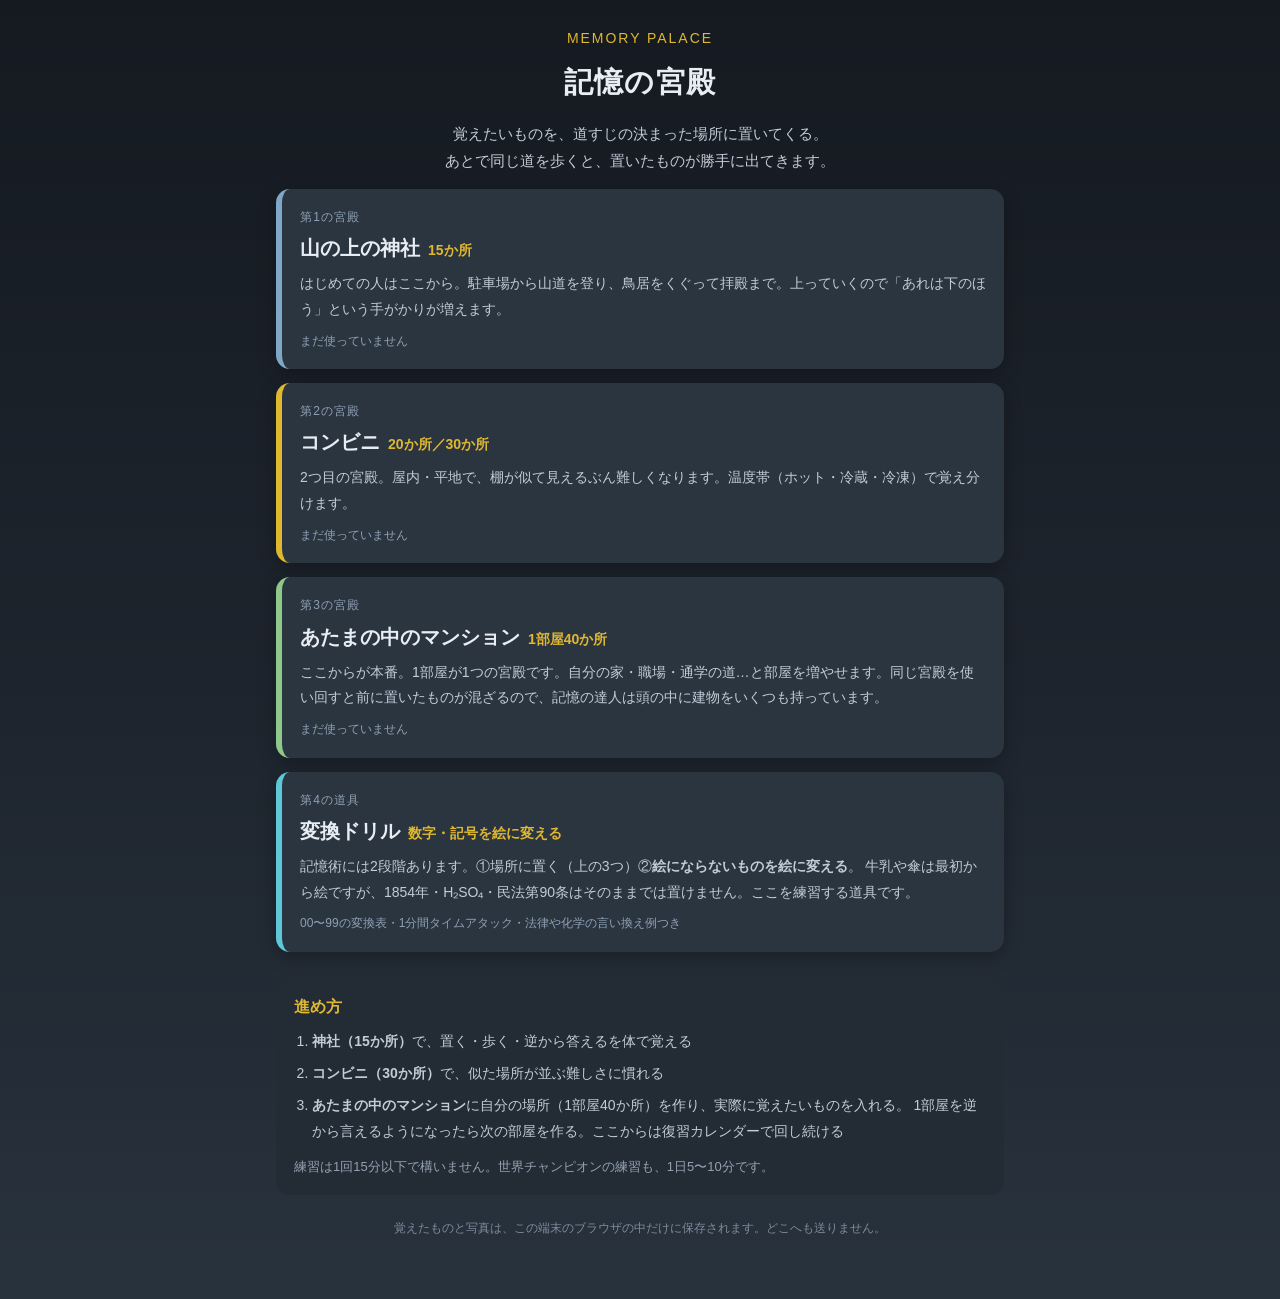
<file: index.html>
<!doctype html>
<html lang="ja">
<head>
<meta charset="utf-8">
<meta name="viewport" content="width=device-width,initial-scale=1,viewport-fit=cover">
<title>記憶の宮殿</title>
<style>
/* 3つの宮殿の入口。ここから jinja.html / conbini.html / home.html へ渡す。
   復習カレンダー(palace_srs)は3つで共通なので、ここで全部の期限をまとめて見せる。 */
*{box-sizing:border-box;-webkit-tap-highlight-color:transparent}
body{margin:0;font-family:"Hiragino Sans","Yu Gothic","Hiragino Kaku Gothic ProN",sans-serif;
  background:linear-gradient(180deg,#151a21 0%,#1e252e 55%,#28323d 100%);
  color:#e8edf3;line-height:1.85;min-height:100vh}
.wrap{max-width:760px;margin:0 auto;padding:26px 16px 60px}
.head{text-align:center;margin-bottom:6px}
.head .sub{font-size:14px;color:#e0b830;letter-spacing:.14em}
.head h1{font-size:29px;margin:4px 0 10px;letter-spacing:.04em}
.head p{font-size:15px;color:#c2ccd8;margin:0}
.due{display:block;text-decoration:none;background:#e0b830;color:#1a1f2b;border-radius:14px;
  padding:16px 18px;margin-top:20px;box-shadow:0 6px 20px rgba(224,184,48,.22)}
.due b{font-size:19px;display:block}
.due span{font-size:13px;font-weight:600;opacity:.8}
.card{display:block;text-decoration:none;color:inherit;background:#2b3540;border-radius:14px;
  padding:17px 18px;margin-top:14px;box-shadow:0 5px 18px rgba(0,0,0,.26);
  border-left:6px solid #4a5766;transition:transform .12s}
.card:active{transform:scale(.99)}
.card.c1{border-left-color:#7fa8c8}
.card.c2{border-left-color:#e0b830}
.card.c3{border-left-color:#8fc88a}
.card.c4{border-left-color:#5ec8d8}
.card .no{font-size:12px;color:#8fa0b4;letter-spacing:.1em}
.card .nm{font-size:20px;font-weight:800;margin:2px 0 4px}
.card .nm em{font-style:normal;font-size:14px;font-weight:700;color:#e0b830;margin-left:8px}
.card .de{font-size:14px;color:#c2ccd8}
.card .st{font-size:12px;color:#8fa0b4;margin-top:7px}
.step{background:#232b35;border-radius:14px;padding:16px 18px;margin-top:24px}
.step h2{font-size:16px;margin:0 0 8px;color:#e0b830}
.step ol{margin:0;padding-left:1.3em;font-size:14px;color:#c2ccd8}
.step li{margin:6px 0}
.note{font-size:12px;color:#7d8b9c;margin-top:22px;text-align:center}
</style>
</head>
<body>
<div class="wrap" id="app"></div>
<script>
const SRS_KEY = 'palace_srs';
const ymd = d => d.getFullYear()+'-'+String(d.getMonth()+1).padStart(2,'0')+'-'+String(d.getDate()).padStart(2,'0');
function loadSRS(){ try{ return JSON.parse(localStorage.getItem(SRS_KEY)||'[]'); }catch(e){ return []; } }

const PALACES = [
  { key:'jinja',   file:'jinja.html',   no:'第1の宮殿', name:'山の上の神社', n:'15か所',
    cls:'c1', desc:'はじめての人はここから。駐車場から山道を登り、鳥居をくぐって拝殿まで。上っていくので「あれは下のほう」という手がかりが増えます。' },
  { key:'conbini', file:'conbini.html', no:'第2の宮殿', name:'コンビニ', n:'20か所／30か所',
    cls:'c2', desc:'2つ目の宮殿。屋内・平地で、棚が似て見えるぶん難しくなります。温度帯（ホット・冷蔵・冷凍）で覚え分けます。' },
  { key:'home',    file:'home.html',    no:'第3の宮殿', name:'あたまの中のマンション', n:'1部屋40か所',
    cls:'c3', desc:'ここからが本番。1部屋が1つの宮殿です。自分の家・職場・通学の道…と部屋を増やせます。同じ宮殿を使い回すと前に置いたものが混ざるので、記憶の達人は頭の中に建物をいくつも持っています。' },
];

function render(){
  const t = ymd(new Date());
  const all = loadSRS();
  const due = all.filter(x => x.next <= t);
  const byKey = k => {
    const mine = all.filter(x => (x.palace || 'conbini') === k);
    const d = mine.filter(x => x.next <= t).length;
    if(!mine.length) return 'まだ使っていません';
    const next = mine.map(x=>x.next).sort()[0];
    return d ? '復習の期限が来ています（' + d + '件）' : '覚えたもの ' + mine.length + '件・次の復習は ' + next;
  };
  let h = `<div class="head">
      <div class="sub">MEMORY PALACE</div>
      <h1>記憶の宮殿</h1>
      <p>覚えたいものを、道すじの決まった場所に置いてくる。<br>
      あとで同じ道を歩くと、置いたものが勝手に出てきます。</p>
    </div>`;
  if(due.length){
    const first = PALACES.find(p => due.some(x => (x.palace||'conbini') === p.key)) || PALACES[0];
    h += `<a class="due" href="${first.file}"><b>今日の復習が ${due.length}件 あります</b>
      <span>忘れかけたころに戻すのが一番効きます・1件あたり約5分</span></a>`;
  }
  PALACES.forEach(p=>{
    h += `<a class="card ${p.cls}" href="${p.file}">
      <div class="no">${p.no}</div>
      <div class="nm">${p.name}<em>${p.n}</em></div>
      <div class="de">${p.desc}</div>
      <div class="st">${byKey(p.key)}</div>
    </a>`;
  });
  h += `<a class="card c4" href="drill.html">
      <div class="no">第4の道具</div>
      <div class="nm">変換ドリル<em>数字・記号を絵に変える</em></div>
      <div class="de">記憶術には2段階あります。①場所に置く（上の3つ）②<b>絵にならないものを絵に変える</b>。
        牛乳や傘は最初から絵ですが、1854年・H₂SO₄・民法第90条はそのままでは置けません。ここを練習する道具です。</div>
      <div class="st">00〜99の変換表・1分間タイムアタック・法律や化学の言い換え例つき</div>
    </a>`;
  h += `<div class="step"><h2>進め方</h2><ol>
      <li><b>神社（15か所）</b>で、置く・歩く・逆から答えるを体で覚える</li>
      <li><b>コンビニ（30か所）</b>で、似た場所が並ぶ難しさに慣れる</li>
      <li><b>あたまの中のマンション</b>に自分の場所（1部屋40か所）を作り、実際に覚えたいものを入れる。
        1部屋を逆から言えるようになったら次の部屋を作る。ここからは復習カレンダーで回し続ける</li>
    </ol>
    <p style="font-size:13px;color:#93a1b1;margin:10px 0 0">
      練習は1回15分以下で構いません。世界チャンピオンの練習も、1日5〜10分です。</p></div>`;
  h += `<div class="note">覚えたものと写真は、この端末のブラウザの中だけに保存されます。どこへも送りません。</div>`;
  document.getElementById('app').innerHTML = h;
}
render();
</script>
</body>
</html>
</file>
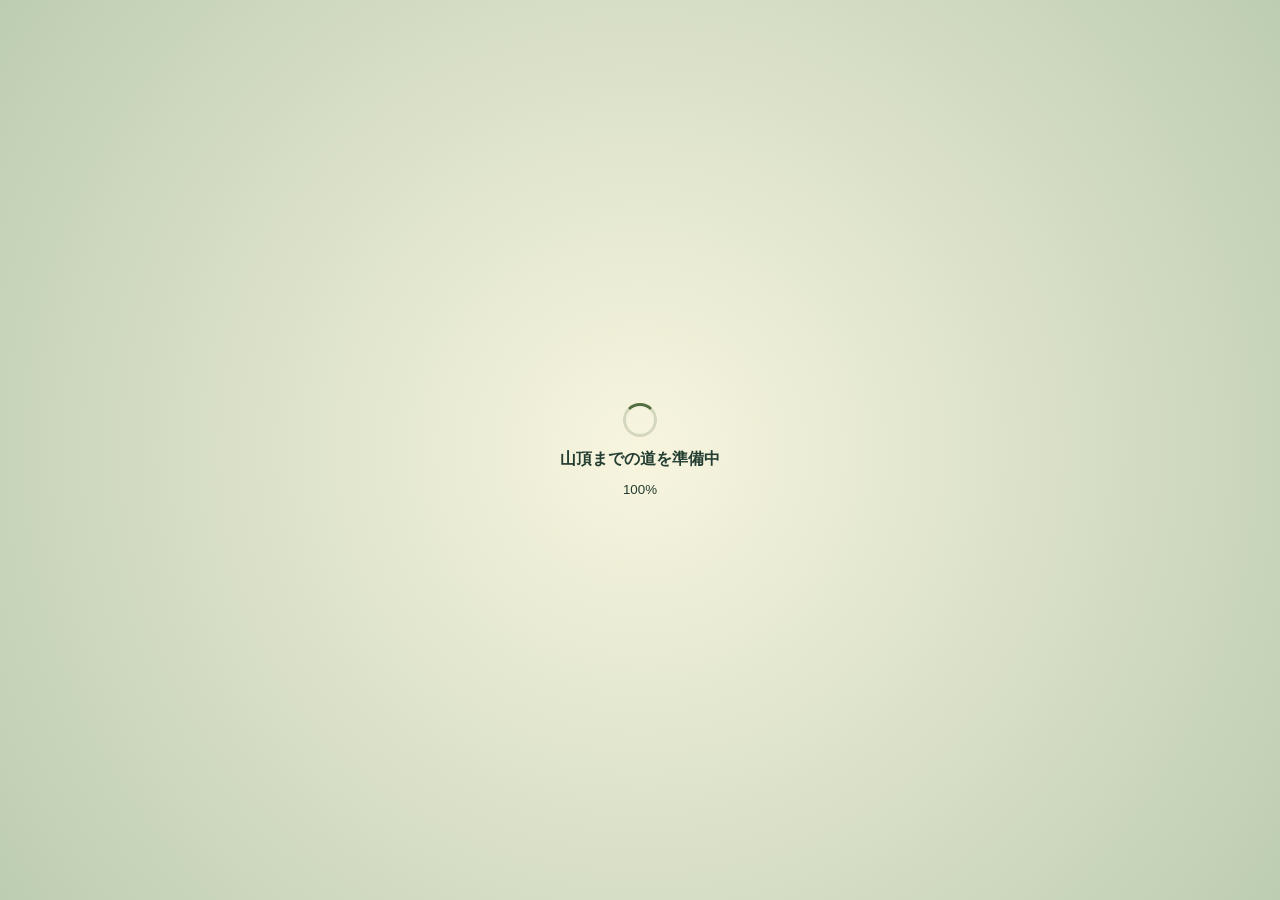
<file: trial/index.html>
<!doctype html><html lang="ja"><head><meta charset="utf-8"><meta name="viewport" content="width=device-width,initial-scale=1,viewport-fit=cover"><meta name="theme-color" content="#dce6d4"><title>記憶の宮殿 — 山頂まで歩く</title><link rel="stylesheet" href="style.css?v=mountain15-20260926-assoc3"><script type="importmap">{"imports":{"three":"./vendor/three.module.js"}}</script></head><body><main id="app"><div id="world" aria-label="ふもとから山頂へ続く3Dの山道。ドラッグで見回せます。"></div><div class="shade"></div><header><div class="brand">記憶の宮殿<small>山頂まで歩く</small></div><div class="topActions"><span id="counter"></span><button id="settings" aria-label="設定">☷</button></div></header><section id="card" hidden><div id="kicker"></div><h1 id="title"></h1><p id="copy"></p><div id="body"></div><div id="actions"></div></section><section id="walkControls" hidden><div><b id="destination"></b><small>ドラッグで見回す・W/Sでも歩けます</small></div><div class="walkButtons"><button id="back">戻る</button><button id="stop">止まる</button><button id="go">進む</button></div></section><div id="warning" hidden role="status"></div><div id="loading"><span></span><b>山頂までの道を準備中</b><small id="loadProgress">0%</small></div><dialog id="settingsDialog"><h2>歩き方の設定</h2><label>動きを減らす<input id="reduced" type="checkbox"></label><p>軽減中も道を歩き、揺れだけを控えます。</p><button id="restart">最初からやり直す</button><button id="closeSettings">閉じる</button></dialog><details id="inspect"><summary>検品</summary><pre id="metrics"></pre></details><footer>15地点・高低差 約23m　</footer></main><script type="module" src="app.js?v=look-20260929"></script></body></html>
</file>
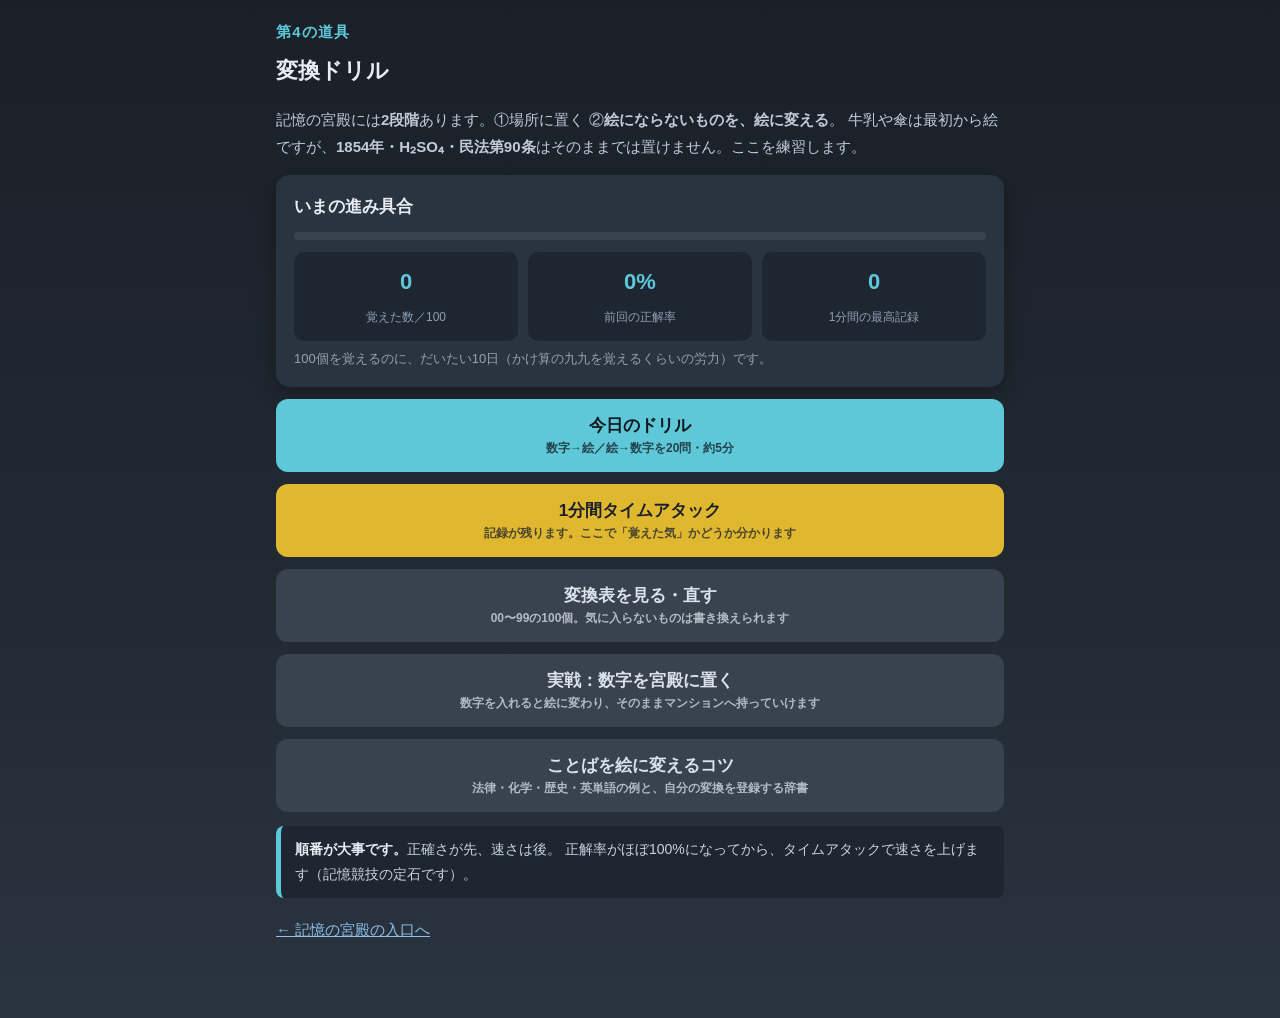
<file: drill.html>
<!doctype html>
<html lang="ja">
<head>
<meta charset="utf-8">
<meta name="viewport" content="width=device-width,initial-scale=1,viewport-fit=cover">
<title>変換ドリル｜数字と言葉を絵に変える</title>
<style>
/* ============================================================
   第4の道具「変換ドリル」
   記憶術は2段階ある。①場所に置く（3つの宮殿）②抽象的なものを絵に変える（ここ）。
   ②が無いと、絵になるものしか覚えられない＝実用に届かない（2026-08-08 利用者の指摘）。
   ★調べた基準：100個を10日で／1日10〜20分／1桁1秒／正確さが先、速さは後／
     測るのは「1分間に何問」（Memory League方式）
   ============================================================ */
*{box-sizing:border-box;-webkit-tap-highlight-color:transparent}
body{margin:0;font-family:"Hiragino Sans","Yu Gothic","Hiragino Kaku Gothic ProN",sans-serif;
  background:linear-gradient(180deg,#1a2028 0%,#222a34 60%,#2a3440 100%);
  color:#e8edf3;line-height:1.8;min-height:100vh}
.wrap{max-width:760px;margin:0 auto;padding:18px 16px 60px}
h1{font-size:22px;margin:6px 0 2px}
h2{font-size:15px;color:#5ec8d8;margin:0;letter-spacing:.08em}
p{font-size:15px;color:#c2ccd8}
a{color:#8fc0e8}
.card{background:#2a3440;border-radius:14px;padding:17px 18px;margin-top:14px;box-shadow:0 6px 22px rgba(0,0,0,.28)}
.btn{display:block;width:100%;border:0;border-radius:12px;padding:15px 16px;margin-top:12px;
  font-size:17px;font-weight:800;cursor:pointer;font-family:inherit;background:#5ec8d8;color:#10171e}
.btn.sub{background:#39424f;color:#dbe2ea}
.btn.gold{background:#e0b830;color:#1a1f2b}
.btn small{display:block;font-size:12px;font-weight:600;opacity:.75;margin-top:3px}
.btn:disabled{opacity:.4;cursor:default}
.stat{display:flex;gap:10px;margin-top:12px}
.stat div{flex:1;background:#1e2731;border-radius:10px;padding:10px;text-align:center}
.stat b{display:block;font-size:22px;color:#5ec8d8}
.stat span{font-size:12px;color:#8fa0b4}
.bar{height:8px;background:#39424f;border-radius:5px;overflow:hidden;margin-top:10px}
.bar div{height:100%;background:#5ec8d8;transition:width .3s}
.q{font-size:62px;font-weight:800;text-align:center;margin:22px 0 8px;letter-spacing:.06em}
.q.small{font-size:34px}
.choice{display:block;width:100%;border:0;border-radius:12px;padding:15px;margin-top:10px;
  font-size:18px;font-weight:700;background:#39424f;color:#e8edf3;cursor:pointer;font-family:inherit}
.choice.ok{background:#2f6a3a}
.choice.ng{background:#7a3630}
.tbl{width:100%;border-collapse:collapse;margin-top:12px;font-size:14px}
.tbl td{border:1px solid #3c4653;padding:5px 7px}
.tbl td.n{color:#5ec8d8;font-weight:800;width:2.6em;text-align:center;background:#1e2731}
.tbl input{width:100%;background:#1e2731;border:1px solid #465264;border-radius:6px;color:#e8edf3;
  font-size:14px;padding:5px 7px;font-family:inherit}
.tip{background:#1e2731;border-left:5px solid #5ec8d8;border-radius:8px;padding:11px 14px;margin-top:14px;font-size:14px;color:#c8d3e0}
.tip b{color:#e8edf3}
.warn{background:#2d2420;border-left:5px solid #e0b830;border-radius:8px;padding:11px 14px;margin-top:14px;font-size:14px;color:#e2d6c0}
.hint{font-size:13px;color:#93a1b1;margin-top:6px}
textarea,input.text{width:100%;background:#1e2731;border:1px solid #465264;border-radius:10px;
  color:#e8edf3;font-size:16px;padding:11px;font-family:inherit;line-height:1.7}
textarea{height:96px}
.conv{background:#1e2731;border-radius:10px;padding:12px;margin-top:10px;font-size:16px;line-height:2.1}
.conv b{color:#5ec8d8;font-size:14px}
.conv .w{display:inline-block;background:#2f3a47;border-radius:7px;padding:3px 10px;margin:3px 4px 3px 0}
.ex{background:#2a3440;border-radius:10px;padding:11px 13px;margin-top:9px;font-size:14px}
.ex .from{color:#e0b830;font-weight:800}
.ex .to{color:#8fd8a0}
.dict{display:flex;gap:8px;margin-top:8px}
.dict input{flex:1}
.wrow{display:flex;gap:8px;align-items:center;background:#2f3a47;border-radius:9px;padding:8px 11px;margin-top:7px;font-size:15px}
.wrow .x{margin-left:auto;color:#8fa0b4;cursor:pointer;font-size:13px}
</style>
</head>
<body>
<div class="wrap" id="app"></div>
<script>
/* ---------- 変換表（00〜99）の初期値 ----------
   読みのルール：0＝お/わ/まる、1＝い/ひ、2＝に/ふ、3＝さん/み、4＝し/よ、
   5＝ご/こ、6＝ろく/む、7＝なな/な、8＝はち/は/や、9＝きゅう/く
   ★「発音が数字に近い」ことより「印象に残り、はっきり区別できる」ことを優先する。
     ユーザーが自分で書き換えられるようにしてある。 */
const TABLE0 = [
 '大きな輪','お医者','鬼','お皿','お城','お米','おろし金','お鍋','お箸','お薬',
 'トイレ','医院','犬','胃散','石','いちご','井戸','稲','岩','インク',
 '庭','兄','忍者','兄さん','にんじん','にこにこ顔','風呂','鮒','双葉','肉',
 '皿','サイコロ','産婦','耳','ミシン','珊瑚','猿','港','宮','桜',
 '島','すいか','死人','嫁','獅子','新香','城','竹刀','芝居','敷物',
 'ごま','小石','骨壺','ごみ','腰','ココア','コロッケ','粉','小屋','コック',
 '室（むろ）','虫ピン','ロープ','梅','虫','婿','ろくろ','胸','牢屋','ろうそく',
 '縄','ナイフ','夏','波','梨','ナナカマド','奈良','七夕','納屋','泣き顔',
 '山','灰','ワニ','はさみ','橋','箱','宿','花','母','野球',
 '熊','杭','靴','草','櫛','急行','黒','口','鍬','救急車',
];
/* ---------- 抽象語の変換の例（利用者の要望「例えは欲しい」）---------- */
const EXAMPLES = [
 ['法律', [['憲法','拳法の達人が構えている'],['民法','民宿の看板に法被がかかっている'],
   ['刑法','警報のサイレンが鳴る'],['抵当権','定食のトンカツが皿ごと担保に取られる'],
   ['遺言','結び目のついた巻物'],['時効','磁石がコウモリを吸い寄せる'],
   ['契約','ケーキに矢が刺さる'],['善意の第三者','ニコニコ顔の3人目が横から現れる']]],
 ['化学・理科', [['H₂O','エッチな尾（お）が2本'],['酸化','サンマが化ける'],
   ['還元','缶からゲンコツが出る'],['モル','漏るバケツ'],
   ['アルカリ','歩くカリカリ煎餅'],['触媒','食パンが媒酌人になる']]],
 ['歴史の年号', [['1854年（日米和親条約）','18＝岩／54＝腰　→ 岩に腰かけて握手'],
   ['1867年（大政奉還）','18＝岩／67＝胸　→ 岩が胸に返ってくる'],
   ['1945年（終戦）','19＝インク／45＝新香　→ インクを新香にこぼす'],
   ['1192年','11＝医院／92＝靴　→ 医院に靴が並ぶ']]],
 ['英単語', [['abandon（捨てる）','アバンチュールをダンボールに捨てる'],
   ['fragile（こわれやすい）','フラフラのジル人形が落ちて割れる'],
   ['obvious（明らかな）','おっぱいがビヨンと出て丸見え']]],
];
const GIHOU = [
 ['変換法','抽象語を、形のある物に置き換える','憲法 → 拳法の達人'],
 ['分解法','長い条文を、句読点で小分けにする','1つの文を3つに切って、3か所に置く'],
 ['置換法','決めた変換表を使う（数字変換表・五十音表）','1854 → 岩・腰'],
 ['外連想法','まったく無関係なものを連想する','憲法 → サンマ。突飛なほど残る'],
];

// ---------- 保存 ----------
const K_TABLE='palace_table', K_DRILL='palace_drill', K_WORDS='palace_words', K_PEND='palace_pending';
const ls = {
  get(k,d){ try{ return JSON.parse(localStorage.getItem(k)) ?? d; }catch(e){ return d; } },
  set(k,v){ try{ localStorage.setItem(k, JSON.stringify(v)); return true; }catch(e){ alert('保存できませんでした'); return false; } },
};
const ymd = d => d.getFullYear()+'-'+String(d.getMonth()+1).padStart(2,'0')+'-'+String(d.getDate()).padStart(2,'0');
const today = () => ymd(new Date());
function loadTable(){ const t = ls.get(K_TABLE,null); return (Array.isArray(t) && t.length===100) ? t : TABLE0.slice(); }
function saveTable(t){ return ls.set(K_TABLE, t); }
/* 成績：問題ごとに「連続正解数」を持つ。2回続けて正解したものは出す頻度を落とす（間隔反復の簡易版） */
function loadDrill(){ return ls.get(K_DRILL, { streak:{}, best:0, log:[] }); }
function saveDrill(d){ return ls.set(K_DRILL, d); }

const app = document.getElementById('app');
const el = id => document.getElementById(id);
const esc = s => String(s).replace(/[&<>"]/g,c=>({'&':'&amp;','<':'&lt;','>':'&gt;','"':'&quot;'}[c]));
const S = { table:[], mode:'', qs:[], qi:0, ok:0, ng:0, t0:0, timer:null, stage:0 };

/* ---------- 入口 ---------- */
function screenTop(){
  S.table = loadTable();
  const d = loadDrill();
  const learned = Object.values(d.streak).filter(v => v >= 2).length;   // 2回続けて正解＝覚えた
  const rate = d.log.length ? Math.round(d.log.slice(-1)[0].rate * 100) : 0;
  app.innerHTML = `
    <h2>第4の道具</h2><h1>変換ドリル</h1>
    <p>記憶の宮殿には<b>2段階</b>あります。①場所に置く ②<b>絵にならないものを、絵に変える</b>。
    牛乳や傘は最初から絵ですが、<b>1854年・H₂SO₄・民法第90条</b>はそのままでは置けません。ここを練習します。</p>
    <div class="card">
      <div style="font-weight:800;font-size:17px">いまの進み具合</div>
      <div class="bar"><div style="width:${Math.round(learned/100*100)}%"></div></div>
      <div class="stat">
        <div><b>${learned}</b><span>覚えた数／100</span></div>
        <div><b>${rate}%</b><span>前回の正解率</span></div>
        <div><b>${d.best}</b><span>1分間の最高記録</span></div>
      </div>
      <div class="hint">100個を覚えるのに、だいたい10日（かけ算の九九を覚えるくらいの労力）です。</div>
    </div>
    <button class="btn" id="d1">今日のドリル<small>数字→絵／絵→数字を20問・約5分</small></button>
    <button class="btn gold" id="d2">1分間タイムアタック<small>記録が残ります。ここで「覚えた気」かどうか分かります</small></button>
    <button class="btn sub" id="d3">変換表を見る・直す<small>00〜99の100個。気に入らないものは書き換えられます</small></button>
    <button class="btn sub" id="d4">実戦：数字を宮殿に置く<small>数字を入れると絵に変わり、そのままマンションへ持っていけます</small></button>
    <button class="btn sub" id="d5">ことばを絵に変えるコツ<small>法律・化学・歴史・英単語の例と、自分の変換を登録する辞書</small></button>
    <div class="tip"><b>順番が大事です。</b>正確さが先、速さは後。
    正解率がほぼ100%になってから、タイムアタックで速さを上げます（記憶競技の定石です）。</div>
    <p style="margin-top:18px"><a href="index.html">← 記憶の宮殿の入口へ</a></p>`;
  el('d1').onclick = ()=> startDrill('mix', 20);
  el('d2').onclick = ()=> startTime();
  el('d3').onclick = screenTable;
  el('d4').onclick = screenReal;
  el('d5').onclick = screenWords;
}

/* ---------- ドリル ---------- */
function pickQuestions(n){
  const d = loadDrill(), all = [];
  for(let i=0;i<100;i++) all.push({ i, s:(d.streak[i]||0) });
  all.sort((a,b)=> (a.s - b.s) || (Math.random()-0.5));   // 覚えていないものから優先して出す
  return all.slice(0, n).map(x=>x.i).sort(()=>Math.random()-0.5);
}
function choices(correct){
  const out = [correct];
  while(out.length < 4){ const r = Math.floor(Math.random()*100); if(!out.includes(r)) out.push(r); }
  return out.sort(()=>Math.random()-0.5);
}
function startDrill(mode, n){
  S.mode = mode; S.qs = pickQuestions(n); S.qi = 0; S.ok = 0; S.ng = 0; S.t0 = Date.now();
  askDrill();
}
function askDrill(){
  if(S.qi >= S.qs.length){ endDrill(); return; }
  const i = S.qs[S.qi], t = S.table;
  const toWord = (S.mode === 'mix') ? (S.qi % 2 === 0) : (S.mode === 'n2w');
  const num = String(i).padStart(2,'0');
  app.innerHTML = `<h2>今日のドリル（${S.qi+1}／${S.qs.length}）</h2>
    <div class="bar"><div style="width:${Math.round(S.qi/S.qs.length*100)}%"></div></div>
    <div class="q${toWord?'':' small'}">${toWord ? num : esc(t[i])}</div>
    <p style="text-align:center">${toWord ? 'この数字は、どの絵ですか' : 'この絵は、どの数字ですか'}</p>
    <div id="ch"></div>`;
  const box = el('ch');
  choices(i).forEach(c=>{
    const b = document.createElement('button');
    b.className='choice';
    b.textContent = toWord ? t[c] : String(c).padStart(2,'0');
    b.onclick = ()=>{
      const d = loadDrill();
      if(c === i){ b.classList.add('ok'); S.ok++; d.streak[i] = (d.streak[i]||0) + 1; }
      else { b.classList.add('ng'); S.ng++; d.streak[i] = 0;
             [...box.children].forEach(x=>{ if(x.textContent === (toWord ? t[i] : num)) x.classList.add('ok'); }); }
      saveDrill(d);
      [...box.children].forEach(x=> x.onclick = null);
      setTimeout(()=>{ S.qi++; askDrill(); }, c===i ? 350 : 1100);
    };
    box.appendChild(b);
  });
}
function endDrill(){
  const n = S.ok + S.ng, rate = n ? S.ok/n : 0;
  const d = loadDrill();
  d.log.push({ date:today(), ok:S.ok, n, rate });
  if(d.log.length > 60) d.log = d.log.slice(-60);
  saveDrill(d);
  const learned = Object.values(d.streak).filter(v=>v>=2).length;
  app.innerHTML = `<h2>ドリル おわり</h2>
    <div class="q">${S.ok} / ${n}</div>
    <p style="text-align:center">正解率 ${Math.round(rate*100)}%</p>
    <div class="stat"><div><b>${learned}</b><span>覚えた数／100</span></div>
      <div><b>${Math.round((Date.now()-S.t0)/1000)}秒</b><span>かかった時間</span></div></div>
    ${rate >= 0.95
      ? `<div class="tip"><b>ここまで来たら、次は速さです。</b>1分間タイムアタックに進んでください。</div>`
      : `<div class="warn"><b>まだ速さに進まないでください。</b>正解率がほぼ100%になるまで、
         このドリルを繰り返します。正確さが先、速さは後——これが記憶競技の定石です。</div>`}
    <button class="btn" id="again">もう一度（20問）</button>
    <button class="btn sub" id="top">入口へ</button>`;
  el('again').onclick = ()=> startDrill('mix', 20);
  el('top').onclick = screenTop;
}

/* ---------- 1分間タイムアタック ---------- */
function startTime(){
  S.mode='time'; S.qs = []; S.ok=0; S.ng=0; S.t0 = Date.now();
  for(let k=0;k<200;k++) S.qs.push(Math.floor(Math.random()*100));
  S.qi = 0;
  askTime();
  S.timer = setInterval(()=>{
    const left = 60 - Math.floor((Date.now()-S.t0)/1000);
    const e = el('left'); if(e) e.textContent = left + '秒';
    if(left <= 0) endTime();
  }, 200);
}
function askTime(){
  const i = S.qs[S.qi], t = S.table, num = String(i).padStart(2,'0');
  app.innerHTML = `<h2>1分間タイムアタック</h2>
    <div class="stat"><div><b id="left">60秒</b><span>のこり</span></div>
      <div><b id="cnt">${S.ok}</b><span>正解</span></div>
      <div><b id="miss">${S.ng}</b><span>まちがい</span></div></div>
    <div class="q">${num}</div>
    <div id="ch"></div>`;
  const box = el('ch');
  choices(i).forEach(c=>{
    const b = document.createElement('button');
    b.className='choice'; b.textContent = t[c];
    b.onclick = ()=>{
      if(c === i) S.ok++; else S.ng++;
      S.qi++; askTime();
    };
    box.appendChild(b);
  });
}
function endTime(){
  clearInterval(S.timer); S.timer = null;
  const d = loadDrill();
  const n = S.ok + S.ng, rate = n ? S.ok/n : 0;
  if(S.ok > d.best) d.best = S.ok;
  d.log.push({ date:today(), ok:S.ok, n, rate, time:true });
  saveDrill(d);
  app.innerHTML = `<h2>1分間の記録</h2>
    <div class="q">${S.ok} 問</div>
    <p style="text-align:center">正解率 ${Math.round(rate*100)}%　／　最高記録 ${d.best} 問</p>
    <div class="tip"><b>この数字が、あなたの実力です。</b>
      記憶競技（Memory League）も1分間で測ります。<br>
      ${rate < 0.9 ? '正解率が9割を切っています。<b>速さより先に、正確さを戻してください。</b>'
                   : '正解率9割以上。この調子で、1問1秒を目指してください。'}</div>
    <button class="btn gold" id="again">もう一度</button>
    <button class="btn sub" id="top">入口へ</button>`;
  el('again').onclick = startTime;
  el('top').onclick = screenTop;
}

/* ---------- 変換表を見る・直す ---------- */
function screenTable(){
  const t = S.table;
  let h = `<h2>変換表</h2><h1>00〜99の100個</h1>
    <p>この表は<b>書き換えられます。</b>「発音が数字に近い」ことより、
    <b>あなたにとって印象に残り、はっきり区別できる</b>ことのほうが大事です。</p>
    <div class="tip">読みのルール：0＝お/わ/まる　1＝い/ひ　2＝に/ふ　3＝さん/み　4＝し/よ
      5＝ご/こ　6＝ろく/む　7＝なな/な　8＝はち/は/や　9＝きゅう/く</div>
    <table class="tbl">`;
  for(let i=0;i<100;i++){
    if(i % 2 === 0) h += '<tr>';
    h += `<td class="n">${String(i).padStart(2,'0')}</td><td><input data-i="${i}" value="${esc(t[i])}"></td>`;
    if(i % 2 === 1) h += '</tr>';
  }
  h += `</table><button class="btn" id="save">保存する</button>
        <button class="btn sub" id="reset">最初の表に戻す</button>
        <button class="btn sub" id="top">入口へ</button>`;
  app.innerHTML = h;
  el('save').onclick = ()=>{
    app.querySelectorAll('input[data-i]').forEach(inp=>{ t[+inp.dataset.i] = inp.value.trim() || TABLE0[+inp.dataset.i]; });
    saveTable(t); alert('保存しました'); screenTop();
  };
  el('reset').onclick = ()=>{ if(confirm('最初の表に戻します。よろしいですか。')){ S.table = TABLE0.slice(); saveTable(S.table); screenTable(); } };
  el('top').onclick = screenTop;
}

/* ---------- 実戦：数字を宮殿に置く ---------- */
function screenReal(){
  app.innerHTML = `<h2>実戦</h2><h1>数字を絵に変えて、宮殿へ持っていく</h1>
    <p>覚えたい数字を入れてください。年号・電話番号・暗証番号・円周率、何でも構いません。
    <b>2桁ずつ区切って絵に変えます。</b></p>
    <input class="text" id="num" inputmode="numeric" placeholder="例：185418671945" value="">
    <button class="btn" id="conv">絵に変える</button>
    <div id="out"></div>
    <button class="btn sub" id="top" style="margin-top:20px">入口へ</button>`;
  el('top').onclick = screenTop;
  el('conv').onclick = ()=>{
    const raw = (el('num').value || '').replace(/[^0-9]/g,'');
    if(raw.length < 2){ alert('数字を2桁以上入れてください'); return; }
    const pairs = [];
    for(let i=0;i<raw.length;i+=2) pairs.push(raw.slice(i,i+2).padEnd(2,'0'));
    const words = pairs.map(p => S.table[parseInt(p,10)]);
    el('out').innerHTML = `
      <div class="conv"><b>${raw.length}桁 → ${pairs.length}個の絵</b><br>
        ${pairs.map((p,i)=>`<span class="w">${p}＝${esc(words[i])}</span>`).join('')}</div>
      <div class="tip"><b>次にやること</b><br>
        この絵を<b>前後だけつないで物語</b>にします。
        例：「${esc(words[0])}」が「${esc(words[1]||words[0])}」にぶつかって…と、隣どうしだけつなげば十分です。<br>
        そのうえで、マンションの部屋の1か所ずつに置いていきます。</div>
      <button class="btn gold" id="send">マンションに持っていく（${pairs.length}個）</button>`;
    el('send').onclick = ()=>{
      ls.set(K_PEND, { from:'drill', at:today(), items:words.slice() });
      location.href = 'home.html';
    };
  };
}

/* ---------- ことばを絵に変えるコツ＋辞書 ---------- */
function screenWords(){
  const my = ls.get(K_WORDS, []);
  let h = `<h2>ことばを絵に変える</h2><h1>数字以外は、どうするか</h1>
    <p>法律用語も化学式も、そのままでは絵になりません。<b>形のある物に置き換えます。</b>
    日本の記憶術では、次の4つの技法が使われています。</p>
    <table class="tbl"><tr><td class="n" style="width:5em">技法</td><td>やること／例</td></tr>`;
  GIHOU.forEach(g => { h += `<tr><td class="n" style="width:5em">${g[0]}</td><td>${g[1]}<br><span style="color:#8fd8a0">${g[2]}</span></td></tr>`; });
  h += `</table>`;
  EXAMPLES.forEach(([cat, list])=>{
    h += `<div class="card"><div style="font-weight:800;font-size:16px;color:#5ec8d8">${cat}</div>`;
    list.forEach(([a,b]) => { h += `<div class="ex"><span class="from">${esc(a)}</span> → <span class="to">${esc(b)}</span></div>`; });
    h += `</div>`;
  });
  h += `<div class="card"><div style="font-weight:800;font-size:16px">自分の変換を登録する</div>
    <p style="font-size:14px">一度決めた変換は、<b>次に出てきたときも同じものを使う</b>のが鉄則です。
    毎回ちがう絵にすると混ざります。</p>
    <div class="dict"><input class="text" id="w1" placeholder="ことば（例：抵当権）">
      <input class="text" id="w2" placeholder="絵（例：トンカツ）"></div>
    <button class="btn" id="add">登録する</button>
    <div id="list"></div></div>
    <button class="btn sub" id="top" style="margin-top:18px">入口へ</button>`;
  app.innerHTML = h;
  const draw = ()=>{
    const w = ls.get(K_WORDS, []);
    el('list').innerHTML = w.length
      ? w.map((x,i)=>`<div class="wrow"><b>${esc(x.a)}</b> → ${esc(x.b)}<span class="x" data-i="${i}">消す</span></div>`).join('')
      : `<div class="hint">まだ登録がありません。</div>`;
    el('list').querySelectorAll('.x').forEach(s => s.onclick = ()=>{
      const w2 = ls.get(K_WORDS, []); w2.splice(+s.dataset.i,1); ls.set(K_WORDS,w2); draw();
    });
  };
  el('add').onclick = ()=>{
    const a = el('w1').value.trim(), b = el('w2').value.trim();
    if(!a || !b){ alert('ことばと絵の両方を入れてください'); return; }
    const w = ls.get(K_WORDS, []); w.unshift({ a, b }); ls.set(K_WORDS, w);
    el('w1').value=''; el('w2').value=''; draw();
  };
  el('top').onclick = screenTop;
  draw();
}

screenTop();
</script>
</body>
</html>
</file>
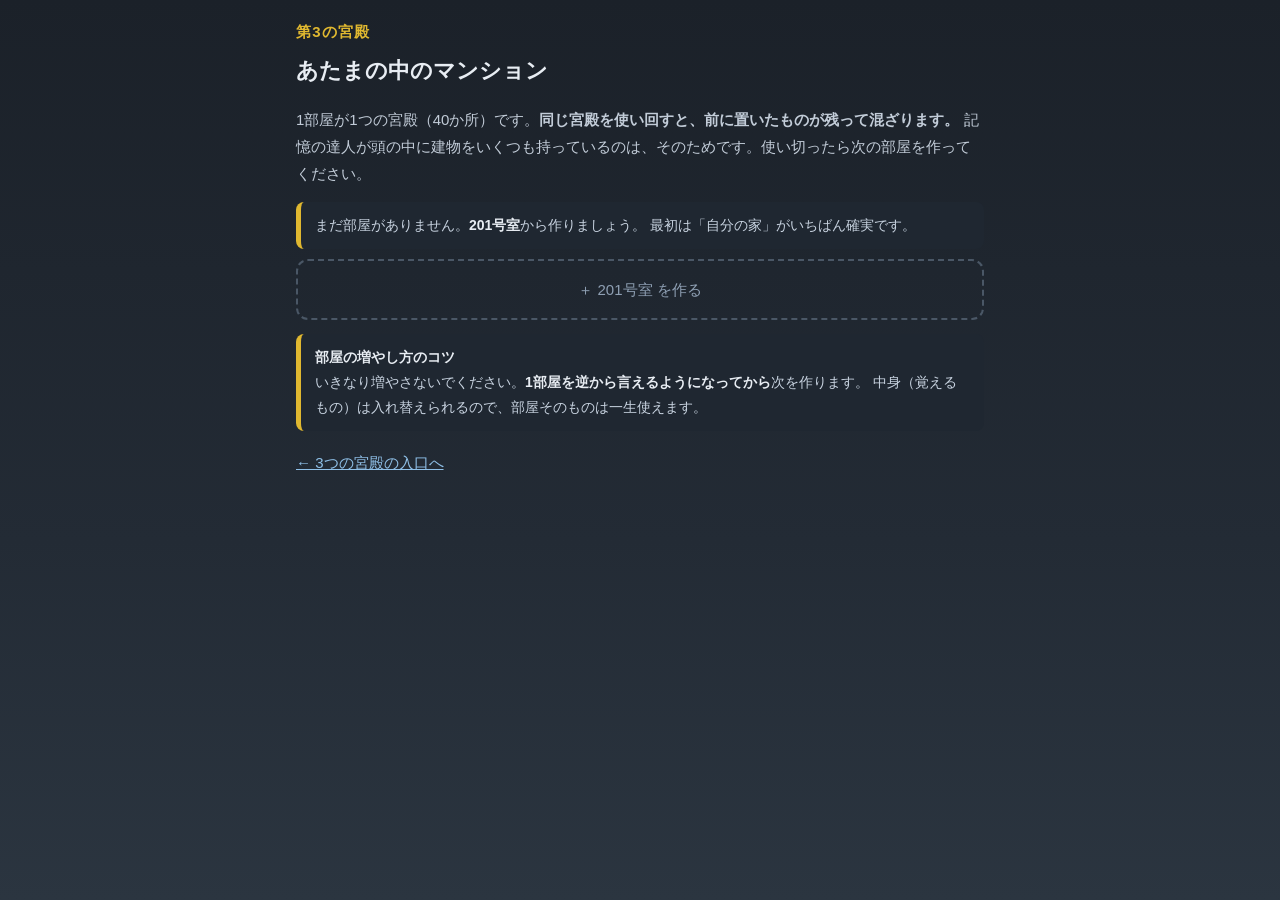
<file: home.html>
<!doctype html>
<html lang="ja">
<head>
<meta charset="utf-8">
<meta name="viewport" content="width=device-width,initial-scale=1,viewport-fit=cover">
<title>第3の宮殿 あたまの中のマンション</title>
<style>
/* ============================================================
   第3の宮殿「あたまの中のマンション」
   ・1部屋 = 1つの宮殿（40か所）。部屋を増やせる
   ・マンション自体は3Dで作らない。ここは「宮殿を並べておく棚」であって、
     物を置く場所ではないため（2026-08-07 利用者の発案）
   ・同じ宮殿を使い回すと前の像が混ざる。だから記憶競技者は宮殿を大量に持つ。
     部屋を増やせる形にしたのは、その問題への答え
   ============================================================ */
*{box-sizing:border-box;-webkit-tap-highlight-color:transparent}
body{margin:0;font-family:"Hiragino Sans","Yu Gothic","Hiragino Kaku Gothic ProN",sans-serif;
  background:linear-gradient(180deg,#1b2129 0%,#232b35 60%,#2b3540 100%);
  color:#e8edf3;line-height:1.8;min-height:100vh}
.wrap{max-width:720px;margin:0 auto;padding:18px 16px 60px}
h1{font-size:22px;margin:6px 0 2px}
h2{font-size:15px;color:#e0b830;margin:0;letter-spacing:.08em}
p{font-size:15px;color:#c2ccd8}
a{color:#8fc0e8}
.card{background:#2b3540;border-radius:14px;padding:18px;margin-top:14px;box-shadow:0 6px 22px rgba(0,0,0,.28)}
.btn{display:block;width:100%;border:0;border-radius:12px;padding:15px 16px;margin-top:12px;
  font-size:17px;font-weight:800;cursor:pointer;font-family:inherit;background:#ffd400;color:#1a1f2b}
.btn.sub{background:#39424f;color:#dbe2ea}
.btn.gold{background:#e0b830;color:#1a1f2b}
.btn.thin{font-size:15px;padding:11px 14px}
.btn small{display:block;font-size:12px;font-weight:600;opacity:.75;margin-top:3px}
.btn:disabled{opacity:.4;cursor:default}
/* マンションの部屋 */
.room{display:flex;gap:12px;align-items:stretch;background:#2b3540;border-radius:12px;
  padding:13px 14px;margin-top:10px;cursor:pointer;border-left:6px solid #4a5766}
.room.ready{border-left-color:#8fc88a}
.room.due{border-left-color:#e0b830;background:#333b2f}
.room .no{flex:none;width:58px;font-size:19px;font-weight:800;color:#e0b830;text-align:center;
  display:flex;align-items:center;justify-content:center;background:#1f2731;border-radius:9px}
.room .body{flex:1;min-width:0}
.room .nm{font-size:17px;font-weight:800}
.room .st{font-size:13px;color:#93a1b1}
.room .st.on{color:#e0b830;font-weight:700}
.empty{border:2px dashed #4a5766;border-radius:12px;padding:15px;margin-top:10px;text-align:center;
  color:#8fa0b4;font-size:15px;cursor:pointer}
.zone{margin-top:22px}
.zoneHead{display:flex;align-items:center;gap:10px;font-size:16px;font-weight:800;color:#e0b830}
.zoneHead .n{background:#e0b830;color:#1a1f2b;border-radius:20px;padding:1px 11px;font-size:13px}
.row{display:flex;align-items:center;gap:10px;background:#323d4a;border-radius:10px;padding:9px 11px;margin-top:8px}
.row .idx{width:26px;text-align:center;color:#8fa0b4;font-size:13px;flex:none}
.row input{flex:1;min-width:0;background:#1f2731;border:1px solid #485565;border-radius:8px;
  color:#e8edf3;font-size:15px;padding:9px 10px;font-family:inherit}
.row .ph{flex:none;width:52px;height:52px;border-radius:8px;border:1px dashed #5d6b7c;background:#1f2731;
  display:flex;align-items:center;justify-content:center;cursor:pointer;font-size:11px;color:#8fa0b4;
  text-align:center;overflow:hidden;position:relative}
.row .ph img{width:100%;height:100%;object-fit:cover}
.hint{font-size:13px;color:#93a1b1;margin-top:4px}
.place{background:#1f2731;border-radius:12px;padding:14px;margin-top:12px;text-align:center}
.place img{max-width:100%;max-height:44vh;border-radius:10px}
.place .noimg{color:#8fa0b4;font-size:14px;padding:26px 0}
.choice{display:block;width:100%;border:0;border-radius:12px;padding:14px;margin-top:10px;
  font-size:17px;font-weight:700;background:#39424f;color:#e8edf3;cursor:pointer;font-family:inherit}
.bar{height:8px;background:#39424f;border-radius:5px;overflow:hidden;margin-top:12px}
.bar div{height:100%;background:#e0b830;transition:width .3s}
.score{font-size:40px;font-weight:800;color:#e0b830;text-align:center;margin:6px 0}
.res{display:flex;gap:9px;align-items:flex-start;background:#323d4a;border-radius:9px;padding:9px 11px;margin-top:7px;font-size:14px}
.res .mk{font-size:17px;flex:none}
.tip{background:#1f2731;border-left:5px solid #e0b830;border-radius:8px;padding:11px 14px;margin-top:14px;font-size:14px;color:#c8d3e0}
.tip b{color:#e8edf3}
.note{font-size:12px;color:#8fa0b4;margin-top:10px}
textarea{width:100%;height:170px;background:#1f2731;border:1px solid #485565;border-radius:10px;
  color:#e8edf3;font-size:15px;padding:11px;font-family:inherit;line-height:1.7}
input.text{width:100%;background:#1f2731;border:1px solid #485565;border-radius:10px;
  color:#e8edf3;font-size:16px;padding:12px;font-family:inherit}
.kind{display:block;width:100%;text-align:left;border:0;border-radius:12px;padding:14px 16px;margin-top:10px;
  background:#39424f;color:#e8edf3;cursor:pointer;font-family:inherit;font-size:16px;font-weight:700}
.kind small{display:block;font-size:13px;font-weight:500;opacity:.8;margin-top:3px}
</style>
</head>
<body>
<div class="wrap" id="app"></div>

<script>
/* ---------- 順路の型 ----------
   40か所を白紙から決めるのは無理なので、型を出して「違うところだけ直す」形にする。
   どの型も「性質の違う場所が続く」「分岐しない」「隣どうしが似ない」を守って並べてある。 */
const TYPES = {
  home: { label:'自分の家・実家', note:'いちばん確実に思い出せる場所。まずはここから',
    zones:[
      ['玄関まわり', ['ドアの外側','表札・郵便受け','ドアノブ','たたき（靴を脱ぐところ）','靴箱の扉',
        '靴箱の上','傘立て','玄関の鏡','電気のスイッチ','廊下への上がり口']],
      ['水まわり・廊下', ['廊下の途中','トイレのドア','便器','手洗い','洗面台の鏡',
        '洗面台の下','洗濯機','風呂のドア','湯船','シャンプーの棚']],
      ['リビング・キッチン', ['リビングのドア','ソファ','テーブル','テレビ','テレビの下の棚',
        '窓・カーテン','部屋の照明','冷蔵庫の扉','冷蔵庫の中','コンロ']],
      ['寝室・その他', ['寝室のドア','ベッドの枕元','布団の足元','クローゼットの扉','クローゼットの中',
        '机','本棚','ゴミ箱','エアコン','ベランダ（または窓の外）']],
    ]},
  work: { label:'職場・学校', note:'毎日通う場所。家の次に思い出しやすい',
    zones:[
      ['入口まわり', ['建物の入口','受付・守衛室','エレベーター','階段','廊下',
        '掲示板','ロッカー','自動販売機','トイレのドア','給湯室']],
      ['自分の場所', ['部屋のドア','自分の机','椅子','パソコン','机の引き出し',
        '書類の棚','ゴミ箱','窓','となりの席','壁の時計']],
      ['みんなの場所', ['会議室のドア','会議室の机','ホワイトボード','プロジェクター','コピー機',
        '倉庫','休憩スペース','冷蔵庫','電子レンジ','ソファ']],
      ['外まわり', ['非常口','階段の踊り場','駐車場','外の自動販売機','喫煙所',
        'ゴミ置き場','駐輪場','門','通りの信号','いちばん近い店']],
    ]},
  road: { label:'通勤・通学の道', note:'毎日歩く道。順番が体にしみている',
    zones:[
      ['家を出るまで', ['自分の家の玄関','門・敷地の出口','郵便受け','道路に出たところ','最初の曲がり角',
        '自動販売機','電柱','公園の入口','公園のベンチ','公園の出口']],
      ['道の途中', ['横断歩道','信号','コンビニ','ポスト','バス停',
        '橋','坂道','大きな木','交差点','歩道橋']],
      ['目的地の近く', ['駅の入口','改札','ホーム','階段','出口',
        '商店街の入口','パン屋','本屋','薬局','大通り']],
      ['着いてから', ['目的地の門','駐輪場','入口の階段','建物のドア','受付',
        '廊下','エレベーター','自分のフロア','部屋の前','自分の席']],
    ]},
  free: { label:'自由に作る', note:'型を使わず、自分で40か所を書く',
    zones:[
      ['1〜10', Array.from({length:10},(_,i)=>'')],
      ['11〜20', Array.from({length:10},(_,i)=>'')],
      ['21〜30', Array.from({length:10},(_,i)=>'')],
      ['31〜40', Array.from({length:10},(_,i)=>'')],
    ]},
};
const TOTAL = 40;
const SAMPLE = ['牛乳','電池','傘','薬','手紙','バナナ','靴下','歯ブラシ','パン','鍵',
  'たまねぎ','ろうそく','手袋','はちみつ','風船','チョコ','カップめん','懐中電灯','鉛筆','ティッシュ',
  'おにぎり','弁当','アイス','コーヒー','ビール','新聞','シャンプー','ノート','安全ピン','はさみ',
  '定規','切手','地図','電卓','くし','タオル','針金','石けん','マッチ','ひも'];

// ---------- 保存 ----------
const ROOMS_KEY = 'palace_rooms';      // マンションの部屋（＝宮殿）
const OLD_KEY   = 'palace_home';       // 2026-08-07 午前の1部屋だけの形式（引き継ぐ）
const SRS_KEY   = 'palace_srs';        // 復習カレンダー（神社・コンビニと共通）
const SRS_DAYS  = [1,3,7,14,30,60];
const ls = {
  get(k,d){ try{ return JSON.parse(localStorage.getItem(k)) ?? d; }catch(e){ return d; } },
  set(k,v){ try{ localStorage.setItem(k, JSON.stringify(v)); return true; }
            catch(e){ alert('保存できませんでした。写真を減らすと直ることがあります。'); return false; } },
};
const ymd = d => d.getFullYear()+'-'+String(d.getMonth()+1).padStart(2,'0')+'-'+String(d.getDate()).padStart(2,'0');
const todayStr = () => ymd(new Date());
const addDays  = n => { const d=new Date(); d.setDate(d.getDate()+n); return ymd(d); };

function newRoom(type, name, no){
  const t = TYPES[type], places = [];
  t.zones.forEach((z, zi) => z[1].forEach(p => places.push({ zone:zi, name:p, photo:'' })));
  return { id:'r'+Date.now()+Math.floor(Math.random()*1000), no, name, type, places, done:false, created:todayStr() };
}
function loadRooms(){
  let rooms = ls.get(ROOMS_KEY, null);
  if(!rooms){
    rooms = [];
    const old = ls.get(OLD_KEY, null);          // 前の形式があれば201号室として引き継ぐ
    if(old && Array.isArray(old.places) && old.places.length === TOTAL){
      rooms.push({ id:'r_old', no:201, name:'じぶんの家', type:'home',
        places:old.places, done:!!old.done, created:old.updated || todayStr() });
    }
    ls.set(ROOMS_KEY, rooms);
  }
  return rooms;
}
function saveRooms(r){ return ls.set(ROOMS_KEY, r); }
function nextNo(rooms){ return rooms.length ? Math.max(...rooms.map(r=>r.no)) + 1 : 201; }

function loadSRS(){ return ls.get(SRS_KEY, []); }
function saveSRS(a){ return ls.set(SRS_KEY, a); }
function srsOfRoom(id){ return loadSRS().filter(x => x.palace==='home' && x.roomId===id); }
function dueOfRoom(id){ const t=todayStr(); return srsOfRoom(id).filter(x => x.next <= t); }

// ---------- 画面 ----------
const app = document.getElementById('app');
const S = { room:null, items:[], idx:0, rIdx:0, rAns:[], srsId:null };
const esc = s => String(s).replace(/[&<>"]/g, c => ({'&':'&amp;','<':'&lt;','>':'&gt;','"':'&quot;'}[c]));
const el = id => document.getElementById(id);

/* ---------- マンション（部屋の一覧） ---------- */
function screenMansion(){
  S.srsId = null;
  const rooms = loadRooms();
  let h = `<h2>第3の宮殿</h2><h1>あたまの中のマンション</h1>
    <p>1部屋が1つの宮殿（${TOTAL}か所）です。<b>同じ宮殿を使い回すと、前に置いたものが残って混ざります。</b>
    記憶の達人が頭の中に建物をいくつも持っているのは、そのためです。使い切ったら次の部屋を作ってください。</p>`;
  // 変換ドリル（drill.html）から数字を絵に変えたものが届いていれば、置く部屋を選ばせる
  const pend = ls.get('palace_pending', null);
  const hasPend = !!(pend && pend.items && pend.items.length);
  if(hasPend){
    h += `<div class="tip" style="border-left-color:#5ec8d8">
      <b>変換ドリルから ${pend.items.length}個 届いています。</b><br>
      ${pend.items.slice(0,6).map(esc).join('・')}${pend.items.length>6?' …':''}<br>
      置きたい部屋を選んでください（道すじが決まっている部屋だけ使えます）。
      <button class="btn sub" id="cancelPend" style="margin-top:8px">受け取りをやめる</button></div>`;
  }
  if(!rooms.length){
    h += `<div class="tip">まだ部屋がありません。<b>201号室</b>から作りましょう。
      最初は「自分の家」がいちばん確実です。</div>`;
  }
  rooms.forEach(r=>{
    const due = dueOfRoom(r.id).length, mine = srsOfRoom(r.id);
    const named = r.places.filter(p=>p.name.trim()).length;
    let st, cls;
    if(due){ st = `<span class="st on">復習の期限が来ています（${due}件）</span>`; cls='due'; }
    else if(!r.done){ st = `<span class="st">道すじが未確定（${named}／${TOTAL}）</span>`; cls=''; }
    else if(mine.length){ st = `<span class="st">覚えたもの ${mine.length}件・次の復習は ${mine.map(x=>x.next).sort()[0]}</span>`; cls='ready'; }
    else { st = `<span class="st">道すじができています。覚えられます</span>`; cls='ready'; }
    h += `<div class="room ${cls}" data-id="${r.id}">
      <div class="no">${r.no}</div>
      <div class="body"><div class="nm">${esc(r.name)}</div>${st}</div></div>`;
  });
  h += `<div class="empty" id="addRoom">＋ ${nextNo(rooms)}号室 を作る</div>
    <div class="tip"><b>部屋の増やし方のコツ</b><br>
      いきなり増やさないでください。<b>1部屋を逆から言えるようになってから</b>次を作ります。
      中身（覚えるもの）は入れ替えられるので、部屋そのものは一生使えます。</div>
    <p style="margin-top:18px"><a href="index.html">← 3つの宮殿の入口へ</a></p>`;
  app.innerHTML = h;
  app.querySelectorAll('.room').forEach(d => d.onclick = ()=>{
    S.room = loadRooms().find(r => r.id === d.dataset.id);
    if(hasPend){                                   // ドリルから届いたものを、この部屋に置く
      if(!S.room.done){ alert('この部屋はまだ道すじが決まっていません。先に道すじを決めてください。'); screenRoom(); return; }
      S.items = pend.items.slice(0, TOTAL);
      localStorage.removeItem('palace_pending');
      S.idx = 0; S.srsId = null;
      screenPlace(); return;
    }
    screenRoom();
  });
  if(hasPend) el('cancelPend').onclick = ()=>{ localStorage.removeItem('palace_pending'); screenMansion(); };
  el('addRoom').onclick = screenNewRoom;
}

/* ---------- 部屋を作る ---------- */
function screenNewRoom(){
  const rooms = loadRooms(), no = nextNo(rooms);
  let h = `<h2>${no}号室</h2><h1>どんな場所にしますか</h1>
    <p>あなたが<b>目をつぶっても歩ける場所</b>を選んでください。行ったことのない場所は使えません。</p>`;
  Object.keys(TYPES).forEach(k=>{
    h += `<button class="kind" data-k="${k}">${TYPES[k].label}<small>${TYPES[k].note}</small></button>`;
  });
  h += `<button class="btn sub" id="backBtn" style="margin-top:18px">もどる</button>`;
  app.innerHTML = h;
  app.querySelectorAll('.kind').forEach(b => b.onclick = ()=>{
    const k = b.dataset.k;
    app.innerHTML = `<h2>${no}号室</h2><h1>部屋の名前をつけてください</h1>
      <p>あとで見て「どこの場所か」が分かる名前にします。<br>例：じぶんの家／実家／会社／◯◯駅までの道</p>
      <input class="text" id="nm" value="${esc(TYPES[k].label.split('・')[0])}" maxlength="20">
      <button class="btn" id="ok">この名前で作る</button>
      <button class="btn sub" id="back2">もどる</button>`;
    el('ok').onclick = ()=>{
      const name = (el('nm').value || TYPES[k].label).trim().slice(0,20);
      const rooms2 = loadRooms();
      const r = newRoom(k, name, nextNo(rooms2));
      rooms2.push(r); saveRooms(rooms2);
      S.room = r; screenEdit();
    };
    el('back2').onclick = screenNewRoom;
  });
  el('backBtn').onclick = screenMansion;
}

/* ---------- 部屋のトップ ---------- */
function screenRoom(){
  const r = S.room;
  const due = dueOfRoom(r.id), mine = srsOfRoom(r.id);
  const named = r.places.filter(p=>p.name.trim()).length;
  const withPhoto = r.places.filter(p=>p.photo).length;
  app.innerHTML = `<h2>${r.no}号室</h2><h1>${esc(r.name)}</h1>
    ${due.length ? `<button class="btn gold" id="revBtn">今日の復習（${due.length}件）
      <small>この部屋に置いたものを、逆から思い出します・約5分</small></button>` : ''}
    <div class="card">
      <div style="font-weight:800;font-size:17px">この部屋の道すじ</div>
      <div class="bar"><div style="width:${r.done ? Math.round(named/TOTAL*100) : 0}%"></div></div>
      <div class="hint">${r.done ? `${named} / ${TOTAL} か所　（写真つき ${withPhoto} か所）`
        : 'まだ決めていません。いまは型の名前が入っているだけです'}</div>
      <button class="btn sub" id="editBtn">${r.done ? '道すじを見直す' : '道すじを決める'}</button>
    </div>
    <button class="btn" id="playBtn" ${r.done?'':'disabled'}>覚える
      <small>${r.done ? TOTAL+'か所に置いて、逆から答えます' : '先に道すじを決めてください'}</small></button>
    ${mine.length ? `<div class="tip">この部屋で覚えたもの：<b>${mine.length}件</b>。
      次の復習は ${mine.map(x=>x.next).sort()[0]} です。</div>` : ''}
    <button class="btn sub" id="delBtn" style="margin-top:22px">この部屋を消す</button>
    <button class="btn sub" id="backBtn">マンションへ戻る</button>`;
  if(due.length) el('revBtn').onclick = ()=> startReview(due[0]);
  el('editBtn').onclick = screenEdit;
  el('playBtn').onclick = screenItems;
  el('backBtn').onclick = screenMansion;
  el('delBtn').onclick = ()=>{
    if(!confirm(r.no + '号室「' + r.name + '」を消します。よろしいですか。\n（この部屋の復習の記録も消えます）')) return;
    saveRooms(loadRooms().filter(x => x.id !== r.id));
    saveSRS(loadSRS().filter(x => !(x.palace==='home' && x.roomId===r.id)));
    screenMansion();
  };
}

/* ---------- 道すじを決める ---------- */
function screenEdit(){
  const r = S.room, t = TYPES[r.type] || TYPES.free;
  let html = `<h2>${r.no}号室 ${esc(r.name)}</h2><h1>道すじの${TOTAL}か所</h1>
    <p>${r.type==='free' ? '順番に歩ける場所を40か所、書いてください。'
      : '下は型です。あなたの場所に合わせて名前を直してください。そのままでも構いません。'}
    <b>写真は任意</b>です（あると思い出しやすくなります）。</p>
    <div class="tip">いちどに全部やらなくて構いません。<b>1日20か所くらい</b>で切ると疲れません。
    書いた内容はすぐ保存されます。</div>`;
  t.zones.forEach((z, zi)=>{
    html += `<div class="zone"><div class="zoneHead"><span class="n">${zi+1}</span>${esc(z[0])}</div>`;
    r.places.forEach((p, i)=>{
      if(p.zone !== zi) return;
      html += `<div class="row"><div class="idx">${i+1}</div>
        <input type="text" data-i="${i}" value="${esc(p.name)}" placeholder="ここに何がありますか">
        <label class="ph" data-i="${i}">${p.photo ? `<img src="${p.photo}">` : '写真'}
          <input type="file" accept="image/*" data-i="${i}" style="display:none"></label></div>`;
    });
    html += `</div>`;
  });
  html += `<button class="btn" id="doneBtn">決定する</button>
           <button class="btn sub" id="backBtn">もどる</button>`;
  app.innerHTML = html;

  const persist = ()=>{
    const rooms = loadRooms(), i = rooms.findIndex(x=>x.id===r.id);
    if(i >= 0){ rooms[i] = r; saveRooms(rooms); }
  };
  app.querySelectorAll('input[type=text]').forEach(inp=>{
    inp.oninput = ()=>{ r.places[+inp.dataset.i].name = inp.value; persist(); };
  });
  app.querySelectorAll('.ph').forEach(lab=>{
    const file = lab.querySelector('input[type=file]');
    lab.onclick = e => { if(e.target !== file) file.click(); };
    file.onchange = ()=>{
      const f = file.files && file.files[0];
      if(!f) return;
      shrink(f, uri=>{
        r.places[+file.dataset.i].photo = uri;
        persist();
        lab.innerHTML = '';
        const im = document.createElement('img'); im.src = uri;
        lab.appendChild(im); lab.appendChild(file);
      });
    };
  });
  el('doneBtn').onclick = ()=>{
    const empty = r.places.filter(p=>!p.name.trim()).length;
    if(empty){ alert('名前が空のところが ' + empty + ' か所あります。埋めてください。'); return; }
    r.done = true; persist(); screenRoom();
  };
  el('backBtn').onclick = screenRoom;
}

/* 写真は必ず縮めてから保存する。ブラウザの保存領域は5MB程度しかないため、
   そのまま入れると数枚で入らなくなる（長辺480px・JPEG品質0.62で1枚30KB前後）。 */
function shrink(file, cb){
  const img = new Image(), fr = new FileReader();
  fr.onload = ()=>{ img.onload = ()=>{
    const MAX = 480, sc = Math.min(1, MAX / Math.max(img.width, img.height));
    const cv = document.createElement('canvas');
    cv.width = Math.round(img.width*sc); cv.height = Math.round(img.height*sc);
    cv.getContext('2d').drawImage(img, 0, 0, cv.width, cv.height);
    cb(cv.toDataURL('image/jpeg', 0.62));
  }; img.src = fr.result; };
  fr.readAsDataURL(file);
}

/* ---------- 覚えるものを決める ---------- */
function screenItems(){
  const r = S.room, key = 'palace_items_' + r.id;
  const saved = ls.get(key, null);
  app.innerHTML = `<h2>${r.no}号室 ${esc(r.name)}</h2><h1>何を覚えますか</h1>
    <p>1行に1つずつ、<b>${TOTAL}個</b>まで書いてください。試験に出る用語でも、話す順番でも構いません。</p>
    <textarea id="ta" placeholder="牛乳&#10;電池&#10;傘&#10;…">${saved ? esc(saved.join('\n')) : ''}</textarea>
    <div class="hint" id="cnt"></div>
    <button class="btn" id="goBtn">これで始める</button>
    <button class="btn sub" id="sampleBtn">練習用の${TOTAL}個を入れる</button>
    <button class="btn sub" id="backBtn">もどる</button>`;
  const ta = el('ta'), cnt = el('cnt');
  const count = ()=>{
    const n = ta.value.split('\n').map(s=>s.trim()).filter(Boolean).length;
    cnt.textContent = n + ' 個';
    el('goBtn').disabled = n < 2;
  };
  ta.oninput = count; count();
  el('sampleBtn').onclick = ()=>{ ta.value = SAMPLE.slice(0,TOTAL).join('\n'); count(); };
  el('backBtn').onclick = screenRoom;
  el('goBtn').onclick = ()=>{
    const list = ta.value.split('\n').map(s=>s.trim()).filter(Boolean).slice(0,TOTAL);
    ls.set(key, list);
    S.items = list; S.idx = 0; screenPlace();
  };
}

/* ---------- 置く ---------- */
function screenPlace(){
  const r = S.room, n = S.items.length;
  if(S.idx >= n){ screenTurn(); return; }
  const p = r.places[S.idx], it = S.items[S.idx];
  app.innerHTML = `<h2>おく（${S.idx+1}／${n}）</h2>
    <h1>${esc(p.name)} に「${esc(it)}」を置きます</h1>
    <div class="bar"><div style="width:${Math.round((S.idx+1)/n*100)}%"></div></div>
    <div class="place">${p.photo ? `<img src="${p.photo}">`
      : `<div class="noimg">（写真なし）<br>${esc(p.name)}を思い浮かべてください</div>`}</div>
    <div class="tip"><b>置き方のコツ</b><br>
      ただ横に置くのではなく、<b>大きく・動かして・ありえない形</b>にしてください。
      「${esc(p.name)}」から「${esc(it)}」があふれ出す、突き刺さる、音を立てる——そこまでやると残ります。</div>
    <button class="btn" id="okBtn">置いた</button>`;
  el('okBtn').onclick = ()=>{ S.idx++; screenPlace(); };
}

/* ---------- 折り返し ---------- */
function screenTurn(){
  app.innerHTML = `<h2>おきおわり</h2><h1>${S.items.length}か所ぜんぶに置きました</h1>
    <p>ここから<b>逆に</b>たどります。最初からではなく、<b>いちばん最後の場所から戻ります。</b></p>
    <div class="tip"><b>なぜ逆から聞くのか</b><br>
      ふつうに丸暗記したものは、逆から言えません。順番に引っぱり出しているだけだからです。
      逆から言えたなら、それは<b>並びではなく場所を覚えた</b>ということです。</div>
    <button class="btn" id="revBtn">いちばん最後の場所から戻る</button>`;
  el('revBtn').onclick = ()=>{ S.rIdx = S.items.length-1; S.rAns = []; screenReverse(); };
}

/* ---------- 逆から答える ---------- */
function pickChoices(correctIdx){
  const pool = S.items.map((v,i)=>({v,i})).filter(x=>x.i !== correctIdx);
  const out = [];
  while(out.length < 3 && pool.length) out.push(pool.splice(Math.floor(Math.random()*pool.length),1)[0].v);
  out.push(S.items[correctIdx]);
  for(let i=out.length-1;i>0;i--){ const j=Math.floor(Math.random()*(i+1)); [out[i],out[j]]=[out[j],out[i]]; }
  return out;
}
function screenReverse(){
  const i = S.rIdx, p = S.room.places[i], correct = S.items[i], n = S.items.length;
  app.innerHTML = `<h2>ぎゃくから（${n-i}／${n}）</h2>
    <h1>${esc(p.name)} に何を置きましたか</h1>
    <div class="bar"><div style="width:${Math.round((n-i)/n*100)}%"></div></div>
    <div class="place">${p.photo ? `<img src="${p.photo}">` : `<div class="noimg">${esc(p.name)}</div>`}</div>
    <div id="ch"></div>`;
  const box = el('ch');
  pickChoices(i).forEach(v=>{
    const b = document.createElement('button');
    b.className='choice'; b.textContent = v;
    b.onclick = ()=>{
      S.rAns.push({ ok:(v===correct), correct, chosen:v, place:p.name });
      S.rIdx--;
      if(S.rIdx < 0) screenResult(); else screenReverse();
    };
    box.appendChild(b);
  });
}

/* ---------- 結果 ---------- */
function screenResult(){
  const n = S.rAns.filter(a=>a.ok).length, N = S.rAns.length;
  const rows = S.rAns.map(a=>`<div class="res"><div class="mk">${a.ok?'⭕':'❌'}</div>
    <div><div>${esc(a.correct)}${a.ok?'':'　→ '+esc(a.chosen)+' と答えました'}</div>
    <div style="font-size:13px;color:#93a1b1">${esc(a.place)}</div></div></div>`).join('');
  const msg = n >= N*0.8 ? 'この部屋は、もうあなたのものです。次の部屋を作っても大丈夫です。'
            : n >= N*0.4 ? '半分は場所から出ています。出てこなかったところは、置き方が弱かったところです。'
            : 'まだ並びを覚えているだけです。もっと大きく・動かして置いてみてください。';
  app.innerHTML = `<h2>ぎゃくからの けっか</h2>
    <div class="score">${n} / ${N}</div>
    <p style="text-align:center">${msg}</p>
    ${rows}
    ${S.srsId ? `<button class="btn gold" id="srsBtn">復習をおえる</button>`
      : `<button class="btn gold" id="srsBtn">この部屋を復習カレンダーに入れる
          <small>明日もう一度、逆から聞きます。これをやらないと忘れます</small></button>`}
    <button class="btn sub" id="topBtn">${S.room.no}号室へ戻る</button>`;
  el('srsBtn').onclick = ()=>{
    const days = S.srsId ? updateSRS(S.srsId, n, N) : registerSRS(n, N);
    const was = S.srsId; S.srsId = null;
    app.innerHTML = `<h2>${was?'ふくしゅう ずみ':'とうろく しました'}</h2>
      <h1>次は ${days}日後 に呼び戻します</h1>
      <p>${was ? (n>=N*0.8?'よくできたので、次の間隔をのばしました。':n>=N*0.5?'同じ間隔でもう一度やります。':'半分より下だったので、明日からやり直します。')
               : '忘れかけたころに聞くのが一番効きます。マンションの画面に出ます。'}</p>
      <div class="tip">1日後 → 3日後 → 7日後 → 14日後 → 30日後 → 60日後 と、できるほど間隔がのびます。<br>
        <b>部屋はそのまま残ります。</b>覚える中身だけ入れ替えて、何度でも使えます。</div>
      <button class="btn" id="ok2">とじる</button>`;
    el('ok2').onclick = screenRoom;
  };
  el('topBtn').onclick = screenRoom;
}

/* ---------- 復習（間隔反復） ---------- */
function registerSRS(score, total){
  const list = loadSRS();
  list.push({ id:'h'+Date.now(), palace:'home', roomId:S.room.id, roomNo:S.room.no, roomName:S.room.name,
    count:S.items.length, items:S.items.slice(), stage:0, next:addDays(SRS_DAYS[0]),
    created:todayStr(), history:[{date:todayStr(), score, total}] });
  saveSRS(list); return SRS_DAYS[0];
}
function updateSRS(id, score, total){
  const list = loadSRS(), it = list.find(x=>x.id===id);
  if(!it) return SRS_DAYS[0];
  const rate = total ? score/total : 0;
  if(rate >= 0.8)     it.stage = Math.min(it.stage+1, SRS_DAYS.length-1);
  else if(rate < 0.5) it.stage = 0;
  it.next = addDays(SRS_DAYS[it.stage]);
  it.history.push({date:todayStr(), score, total});
  saveSRS(list); return SRS_DAYS[it.stage];
}
function startReview(rec){
  S.srsId = rec.id;
  S.items = rec.items.slice();
  S.room = loadRooms().find(r => r.id === rec.roomId) || S.room;
  S.rIdx = S.items.length - 1; S.rAns = [];
  screenReverse();
}

screenMansion();
</script>
</body>
</html>
</file>
<file: trial/style.css>
:root{font-family:-apple-system,BlinkMacSystemFont,"Hiragino Sans","Yu Gothic",sans-serif;color:#233d31;--green:#315e42;--cream:#fffdf3}*{box-sizing:border-box}[hidden]{display:none!important}body{margin:0;overflow:hidden;background:#b9cbb4}button,textarea{font:inherit}button{min-height:44px;touch-action:manipulation}#app,#world{position:absolute;inset:0}#world{touch-action:none}#world canvas{display:block;width:100%;height:100%}.shade{position:absolute;inset:0;pointer-events:none;background:linear-gradient(#fff5 0,transparent 24%,transparent 65%,#102a2055)}header{position:absolute;left:24px;right:24px;top:18px;display:flex;justify-content:space-between;align-items:start;pointer-events:none;color:#234334;text-shadow:0 1px 10px #fff}.brand{font-weight:800;letter-spacing:.12em}.brand small{display:block;font-size:10px;margin-top:4px}.topActions{display:flex;align-items:center;gap:10px}.topActions span{background:#fffddddd;border-radius:18px;padding:7px 12px;font-size:11px}.topActions button{pointer-events:auto;border:1px solid #fff;background:#fffddd;border-radius:50%;width:46px;font-size:21px}#card{position:absolute;left:50%;bottom:70px;transform:translateX(-50%);width:min(620px,calc(100% - 32px));max-height:60dvh;overflow:auto;background:#fffdf2f2;border:1px solid #fff;border-radius:22px;padding:20px 23px;box-shadow:0 15px 60px #152a2044;backdrop-filter:blur(15px)}#card.compact{top:82px;bottom:auto;width:min(400px,calc(100% - 130px));padding:10px 16px;border-radius:15px}#card.learning{width:min(540px,calc(100% - 32px));max-height:52dvh;padding:15px 18px}#card.compact #copy{margin:2px 0}#card.compact h1{font-size:17px}#kicker{font-size:10px;color:#786c45;font-weight:700;letter-spacing:.14em}h1{font-size:24px;margin:5px 0;line-height:1.35}#copy,.example,.legacy{font-size:12px;color:#5c6d59;line-height:1.65;margin:5px 0}.example{padding:9px 11px;background:#eef3e5;border-radius:10px}.associationDemo{width:100%;min-height:44px;margin-top:8px;border:1px solid #c3ceb8;border-radius:10px;background:#eef2e5;color:#37553e;padding:8px 12px}.associationDemo:disabled{opacity:.72}.outcomeNote{font-size:12px;font-weight:700;color:#315e42;margin:8px 0 0}#actions{display:flex;gap:9px;margin-top:13px;flex-wrap:wrap}#actions button{border:0;border-radius:12px;padding:10px 18px}.primary{background:linear-gradient(135deg,#537b4d,#315d40);color:white;flex:1}.secondary,.choice{background:#eef2e5;color:#37553e}.choice{flex:1}.selected{outline:3px solid #c89d43}details{margin-top:10px}summary{font-size:11px;color:#52684f;cursor:pointer}textarea{width:100%;min-height:65px;border:1px solid #bdc9b4;border-radius:10px;padding:10px;margin-top:7px}.miniChoices{display:flex;gap:7px;margin-top:10px}.miniChoices button{flex:1;min-height:48px;border:1px solid #c3ceb8;border-radius:10px;background:#f7f7ed}#walkControls{position:absolute;left:50%;bottom:62px;transform:translateX(-50%);width:min(680px,calc(100% - 30px));display:flex;align-items:center;justify-content:space-between;gap:15px;background:#fffdf0e8;border:1px solid #fff;border-radius:18px;padding:11px 14px;backdrop-filter:blur(12px)}#walkControls b{display:block;font-size:13px}#walkControls small{font-size:9px;color:#63705f}.walkButtons{display:flex;gap:7px}.walkButtons button{border:1px solid #fff;background:#f3f1e5;border-radius:11px;padding:8px 14px}.walkButtons #go{background:#3e6947;color:#fff;min-width:84px}#warning{position:absolute;top:80px;left:50%;transform:translateX(-50%);background:#fff1c9;padding:8px 12px;border-radius:9px;font-size:11px}#loading{position:absolute;inset:0;z-index:5;background:radial-gradient(circle,#f8f5df,#bdcdb2);display:flex;flex-direction:column;align-items:center;justify-content:center;gap:12px}#loading span{width:34px;height:34px;border:3px solid #768a6544;border-top-color:#526e40;border-radius:50%;animation:spin 1s linear infinite}@keyframes spin{to{transform:rotate(360deg)}}dialog{border:1px solid #fff;border-radius:18px;background:#fffdf2;padding:22px;width:min(380px,calc(100% - 30px))}dialog label{display:flex;justify-content:space-between;min-height:50px;align-items:center}dialog button{width:100%}footer{position:absolute;left:18px;bottom:15px;color:#fff;font-size:10px;text-shadow:0 1px 5px #14251c}footer a{color:#fff}#inspect{display:none;position:absolute;right:10px;top:82px;background:#173222dd;color:#fff;font:10px monospace;padding:6px;max-width:260px}#inspect.visible{display:block}#inspect:not([open]){opacity:.25}
@media(max-width:640px){header{left:15px;right:15px;top:12px}.brand{font-size:12px}#card{bottom:54px;padding:16px;max-height:55dvh}#card.compact{top:70px;width:calc(100% - 110px);left:15px;transform:none}h1{font-size:20px}#walkControls{bottom:45px;align-items:end}.walkButtons button{padding:7px 10px}.walkButtons{gap:4px}#walkControls small{display:none}footer{bottom:9px}.topActions span{display:none}#inspect{display:none}}
#returnView{position:absolute;left:50%;bottom:70px;transform:translateX(-50%);border:1px solid #fff;background:#fffdf0e8;color:#315d40;border-radius:14px;padding:10px 18px} @media(prefers-reduced-motion:reduce){#loading span{animation:none}}
</file>
